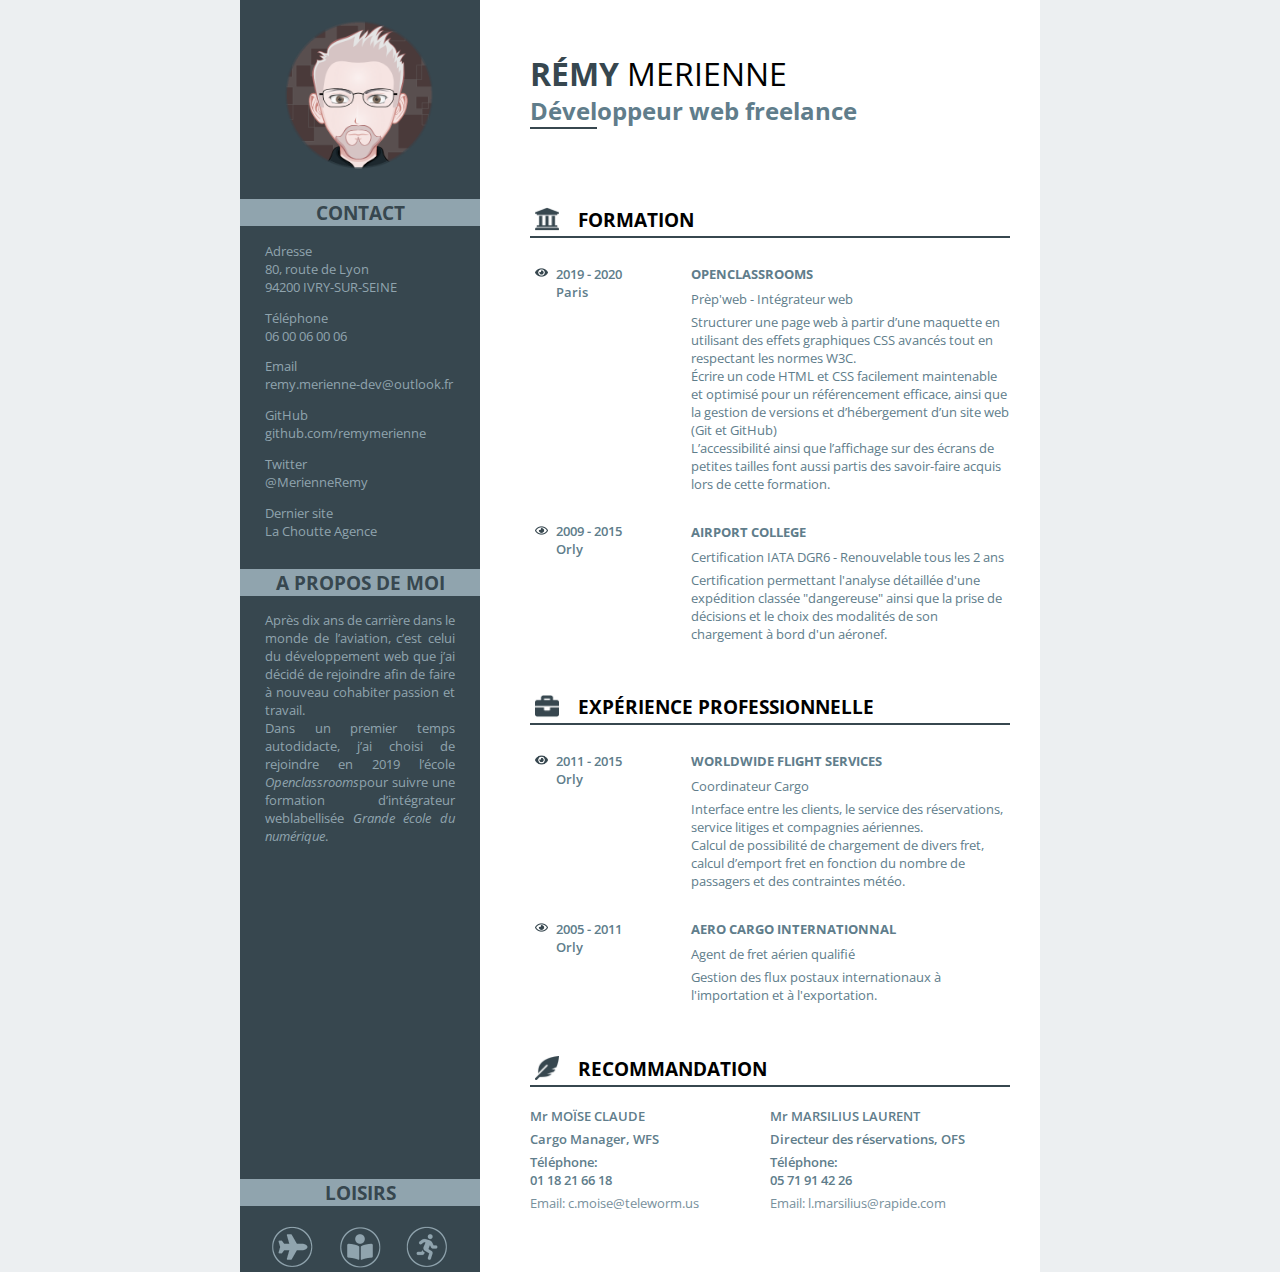
<file: index.html>
<!DOCTYPE html>
<html lang="fr">

<head>
  <meta charset="utf-8">
  <title>Rémy Merienne - Dévoloppeur Web Freelance</title>
  <meta name="description"
    content="Curriculum vitaé de Rémy Merienne. Expériences professionnelles et savoir-faire dans le développement web.">
  <meta name="viewport" content="width=device-width, initial-scale=1">
  <meta name="theme-color" content="#37474F">
  <!-- Style -->
  <link rel="stylesheet" type="text/css" href="css/style.css">
  <link rel="stylesheet" type="text/css" href="css/phone.css" media="all and (max-width: 480px)">
  <!-- Font -->
  <link rel="stylesheet" href="https://fonts.googleapis.com/css?family=Open+Sans&display=swap">
  <!-- Open Graph data -->
  <meta property="og:title" content="CV de Rémy Merienne" />
  <meta property="og:type" content="website" />
  <meta property="og:url" content="http://remymerienne.github.io/cv" />
  <meta property="og:image" content="http://remymerienne.github.io/cv/images/opengraph.png" />
  <meta property="og:description" content="Développeur web freelance sérieux et perfectionniste" />
  <!-- Twitter Card data -->
  <meta name="twitter:card" content="summary">
  <meta name="twitter:site" content="http://remymerienne.github.io/cv">
  <meta name="twitter:title" content="CV de Rémy Merienne">
  <meta name="twitter:description" content="Développeur web freelance sérieux et perfectionniste">
  <meta name="twitter:creator" content="@MerienneRemy">
  <meta name="twitter:image" content="http://remymerienne.github.io/cv/images/opengraph.png">
  <!-- Favicon -->
  <link rel="icon" type="image/x-icon" href="images/suit.ico">
</head>

<body>
  <!-- Block principal-->
  <div id="page">
    <!-- Cote droit -->
    <div id="right_side">
      <!-- En-tete principale -->
      <header id="main_header">
        <!-- Avatar (uniquement visible au dessous de 481px) -->
        <figure id="me_phone">
          <img src="images/remy.png" alt="Photo du développeur web">
        </figure>
        <h1><span id="first_name">R&Eacute;MY</span> <span class="black" id="lighter">MERIENNE</span></h1>
        <h2><span id="under">Dével</span>oppeur web freelance</h2>
      </header>
      <!-- Section FORMATION -->
      <section>
        <!-- En-tete de section -->
        <header>
          <div class="decoration">
            <img src="images/university.png" alt="">
          </div>
          <h3 class="black">FORMATION</h3>
        </header>
        <!-- Evenement n1 -->
        <div class="event">
          <div class="chip">
            <img src="images/eye_solid.png" alt="">
          </div>
          <div class="date">
            <p><time datetime="2019">2019</time> - <time datetime="2020">2020</time><br>Paris</p>
          </div>
          <div class="description">
            <h4>OPENCLASSROOMS</h4>
            <h5>Prèp'web - Intégrateur web</h5>
            <p>Structurer une page web à partir d’une maquette en utilisant des effets graphiques CSS
              avancés tout en respectant les normes W3C.<br>&Eacute;crire un code HTML et CSS facilement
              maintenable et optimisé pour un référencement efficace, ainsi que la gestion de versions et
              d’hébergement d’un site web (Git et GitHub)<br>L’accessibilité ainsi que l’affichage sur des
              écrans de petites tailles font aussi partis des savoir-faire acquis lors de cette formation.
            </p>
          </div>
        </div>
        <!-- Evenement n2 -->
        <div class="event">
          <div class="chip">
            <img src="images/eye_regular.png" alt="">
          </div>
          <div class="date">
            <p><time datetime="2009">2009</time> - <time datetime="2015">2015</time><br>Orly</p>
          </div>
          <div class="description">
            <h4>AIRPORT COLLEGE</h4>
            <h5>Certification IATA DGR6 - Renouvelable tous les 2 ans</h5>
            <p>Certification permettant l'analyse détaillée d'une expédition classée "dangereuse" ainsi que
              la prise de décisions et le choix des modalités de son chargement à bord d'un aéronef.</p>
          </div>
        </div>
      </section>
      <!-- Section EXPERIENCE PROFESSIONNELLE -->
      <section>
        <!-- En-tete de section -->
        <header>
          <div class="decoration">
            <img src="images/suitcase.png" alt="">
          </div>
          <h3 class="black">EXP&Eacute;RIENCE PROFESSIONNELLE</h3>
        </header>
        <!-- Evenement n1 -->
        <div class="event">
          <div class="chip">
            <img src="images/eye_solid.png" alt="">
          </div>
          <div class="date">
            <p><time datetime="2011">2011</time> - <time datetime="2015">2015</time><br>Orly</p>
          </div>
          <div class="description">
            <h4>WORLDWIDE FLIGHT SERVICES</h4>
            <h5>Coordinateur Cargo</h5>
            <p>Interface entre les clients, le service des réservations, service litiges et compagnies
              aériennes.<br>Calcul de possibilité de chargement de divers fret, calcul d’emport fret en
              fonction du nombre de passagers et des contraintes météo.</p>
          </div>
        </div>
        <!-- Evenement n2 -->
        <div class="event">
          <div class="chip">
            <img src="images/eye_regular.png" alt="">
          </div>
          <div class="date">
            <p><time datetime="2005">2005</time> - <time datetime="2011">2011</time><br>Orly</p>
          </div>
          <div class="description">
            <h4>AERO CARGO INTERNATIONNAL</h4>
            <h5>Agent de fret aérien qualifié</h5>
            <p>Gestion des flux postaux internationaux à l'importation et à l'exportation.</p>
          </div>
        </div>
      </section>
      <!-- Section RECOMMANDATION -->
      <section>
        <!-- En-tete de section -->
        <header>
          <div class="decoration">
            <img src="images/feather.png" alt="">
          </div>
          <h3 class="black">RECOMMANDATION</h3>
        </header>
        <!-- Block des recommandations -->
        <div id="recommendation">
          <!-- Recommandation n1 -->
          <address class="reco">
            <p>Mr MOÏSE CLAUDE</p>
            <p>Cargo Manager, WFS</p>
            <p>Téléphone:<br>01 18 21 66 18</p>
            <p><a href="mailto:c.moise@teleworm.us">Email: c.moise@teleworm.us</a></p>
          </address>
          <!-- Recommandation n2 -->
          <address class="reco">
            <p>Mr MARSILIUS LAURENT</p>
            <p>Directeur des réservations, OFS</p>
            <p>Téléphone:<br>05 71 91 42 26</p>
            <p><a href="mailto:marsilius@rapide.com">Email: l.marsilius@rapide.com</a></p>
          </address>
        </div>
      </section>
    </div>
    <!-- Cote gauche -->
    <div id="left_side">
      <!-- Avatar (uniquement visible au dessus de 480px) -->
      <figure id="me">
        <img src="images/remy.png" alt="Photo du développeur web">
      </figure>
      <!-- Block de contact -->
      <aside id="contact">
        <h2>CONTACT</h2>
        <address>
          <p>Adresse<br>80, route de Lyon<br>94200 IVRY-SUR-SEINE</p>
          <p>Téléphone<br>06 00 06 00 06</p>
          <p>Email<br><a href="mailto:remy.merienne-dev@outlook.fr">remy.merienne-dev@outlook.fr</a></p>
          <p>GitHub<br><a href="https://github.com/remymerienne">github.com/remymerienne</a></p>
          <p>Twitter<br><a href="https://twitter.com/MerienneRemy">@MerienneRemy</a></p>
          <p>Dernier site<br><a href="https://remymerienne.github.io/chouette/">La Choutte Agence</a></p>
        </address>
      </aside>
      <!-- Block de description -->
      <aside id="about_me">
        <h2>A PROPOS DE MOI</h2>
        <p>Après dix ans de carrière dans le monde de l’aviation, c’est celui du développement web que j’ai
          décidé de rejoindre afin de faire à nouveau cohabiter passion et travail.<br>Dans un premier temps
          autodidacte, j’ai choisi de rejoindre en 2019 l’école <em>Openclassrooms</em>pour suivre une
          formation d’<mark>intégrateur web</mark>labellisée <em>Grande école du numérique</em>.</p>
      </aside>
      <!-- Block des loisirs -->
      <aside id="hobbies">
        <h2>LOISIRS</h2>
        <figure>
          <img src="images/airplane.png" alt="Voyages">
          <img src="images/reading.png" alt="Lecture">
          <img src="images/running.png" alt="Course à pied">
        </figure>
      </aside>
    </div>
  </div>
</body>

</html>
</file>
<file: css/style.css>
/* --- Classes generiques --- */
.black {
    color: #000000;
}

/* --- Divers --- */
#me_phone img {
    display: none;
}

/* ------------------------------------ */

body {
    margin: 0px;
    font-family: 'Open Sans', Arial, sans-serif;
    background-color: #ECEFF1;
}

/* --- <div> page --- */
#page {
    display: flex;
    flex-direction: row-reverse;
    margin: 0px auto;
    width: 800px;
}

#page a {
    text-decoration: none;
}

#page address {
    font-style: normal;
}

#page figure {
    margin: 0px;
}

#page mark {
    color: #90A4AE;
    background-color: inherit;
}

/* --- <div> cote droit --- */
#right_side {
    display: flex;
    flex-direction: column;
    width: 70%;
    color: #607D8B;
    background-color: #FFFFFF;
}

/* --- <header> principale --- */
#main_header {
    margin-top: 45px;
    margin-left: 50px;
    margin-bottom: 30px;
    line-height: 15px;
}

/* --- <span> couleur du prenom --- */
#first_name {
    color: #37474F;
}

/* --- <span> nom ecrit finement --- */
#lighter {
    font-weight: lighter;
}

/* --- <span> 5 lettres soulignees --- */
#under {
    border-bottom: 2px solid #37474F;
}

/* --- <section> --- */
section {
    margin-left: 50px;
    margin-right: 30px;
}

/* --- En tete de <section> --- */
section header {
    display: flex;
    margin-bottom: 10px;
    margin-top: 20px;
    border-bottom: 2px solid #37474F;
}

/* --- <div> contenant le logo de section ---*/
.decoration {
    width: 10%;
}

/* --- Logo de section --- */
.decoration img {
    width: 50%;
    margin-top: 19px;
    margin-left: 5px;
}

/* --- Titre de section --- */
section h3 {
    width: 90%;
    margin-bottom: 0px;
}

/* --- <div> evenement --- */
.event {
    display: flex;
}

/* --- <div> contenant les puces --- */
.chip {
    width: 5%;
}

/* --- Puce "oeuil" --- */
.chip img {
    width: 60%;
    margin-top: 19px;
    margin-left: 5px;
}

/* --- <div> contenant les dates --- */
.date {
    width: 20%;
    font-weight: 600;
    margin-left: 5px;
    margin-top: 4px;
    font-size: 0.8em;
}

/* --- <div> de description --- */
.description {
    width: 75%;
    padding-left: 50px;
    font-size: 0.8em;
}

.description h4 {
    margin-bottom: 7px;
}

.description h5 {
    margin-top: 0px;
    margin-bottom: 5px;
    font-weight: normal;
    font-size: 1em;
}

.description p {
    margin-top: 0px;
}

/* --- <div> contenant les recommandations --- */
#recommendation {
    display: flex;
    margin: 20px auto;
}

/* --- Block <address> --- */
.reco {
    width: 50%;
    font-size: 0.8em;
}

.reco p {
    margin-top: 0px;
    margin-bottom: 5px;
    font-weight: 600;
}

.reco a {
    color: #78909C;
    font-weight: normal;
}

/* --- <div> cote gauche --- */
#left_side {
    display: flex;
    flex-direction: column;
    width: 30%;
    background-color: #37474F;
}

/* --- <figure> contenant l'avatar --- */
#me {
    text-align: center;
}

/* --- Avatar --- */
#me img {
    width: 70%;
    margin-top: 10px;
}

/* --- General <aside> --- */
aside h2 {
    text-align: center;
    background-color: #90A4AE;
    color: #37474F;
    font-size: 1.2em;
}

aside p {
    color: #90A4AE;
    font-size: 0.8em;
    padding: 0px 25px;
}

aside a {
    color: #90A4AE;
}

/* --- <aside> a propos de moi --- */
#about_me p {
    text-align: justify;
}

/* --- <aside> loisirs --- */
#hobbies {
    margin-top: 305px;
}

/* --- <figure> contenant les logos loisir --- */
#hobbies figure {
    padding: 0px 20px;
    display: flex;
    justify-content: space-around;
}

/* --- Logos loisirs --- */
#hobbies img {
    width: 25%;
}
</file>
<file: css/phone.css>
/* --- Divers --- */
#me img {
    display: none;
}

/* ------------------------------------ */

/* --- <div> page --- */
#page {
    flex-direction: column;
    width: auto;
}

/* --- <div> cote droit --- */
#right_side {
    width: auto;
    color: #37474F;
}

/* --- <header> principale --- */
#main_header {
    margin: 0px;
    line-height: initial;
    background-color: #37474F;
    display: flex;
    flex-wrap: wrap;
}

/* --- <figure> contenant l'avatar version phone --- */
#me_phone {
    width: 20%;
}

/* --- Avatar --- */
#me_phone img {
    display: initial;
    width: 90%;
    margin-top: 9px;
    margin-left: 9px;
}

/* --- Titre principal --- */
#main_header h1 {
    font-size: 1.7em;
    margin-top: 25px;
    margin-left: 15px;
}

/* --- <span> couleur du prenom --- */
#first_name {
    color: #90A4AE;
}

/* --- Titre secondaire --- */
#main_header h2 {
    margin-top: 0px;
    font-size: 1.3em;
    width: 100%;
    text-align: center;
    color: #90A4AE;
}

/* --- <span> 5 lettres soulignees --- */
#under {
    border-bottom: 2px solid #90A4AE;
}

/* --- <section> --- */
section {
    margin-left: 20px;
    margin-right: 20px;
}

/* --- Logo de section --- */
.decoration img {
    margin-top: 21px;
}

/* --- Titre de section --- */
section h3 {
    font-size: 0.9em;
    margin-top: 19px
}

/* --- <div> evenement --- */
.event {
    flex-wrap: wrap;
}

/* --- Puce "oeuil" --- */
.chip img {
    margin-top: 22px;
}

/* --- <div> contenant les dates --- */
.date {
    width: 40%;
}

/* --- <div> de description --- */
.description {
    width: auto;
    padding-left: 0px;
}

.description h4 {
    margin-top: 0px;
}

/* --- Block <address> --- */
.reco a {
    color: #37474F;
}

/* --- <div> cote gauche --- */
#left_side {
    width: auto;
}

/* --- General <aside> --- */
aside h2 {
    margin-top: 0px;
}

/* --- <aside> contact --- */
#contact address {
    margin: 30px;
}

/* --- <aside> a propos de moi --- */
#about_me p {
    margin: 30px;
}

/* --- <aside> loisirs --- */
#hobbies {
    margin-top: 0px;
    margin-bottom: 10px;
}

/* --- <figure> contenant les logos loisir --- */
#hobbies figure {
    width: 75%;
    margin: auto;
}

/* --- Logos loisirs --- */
#hobbies img {
    width: 25%;
}
</file>
